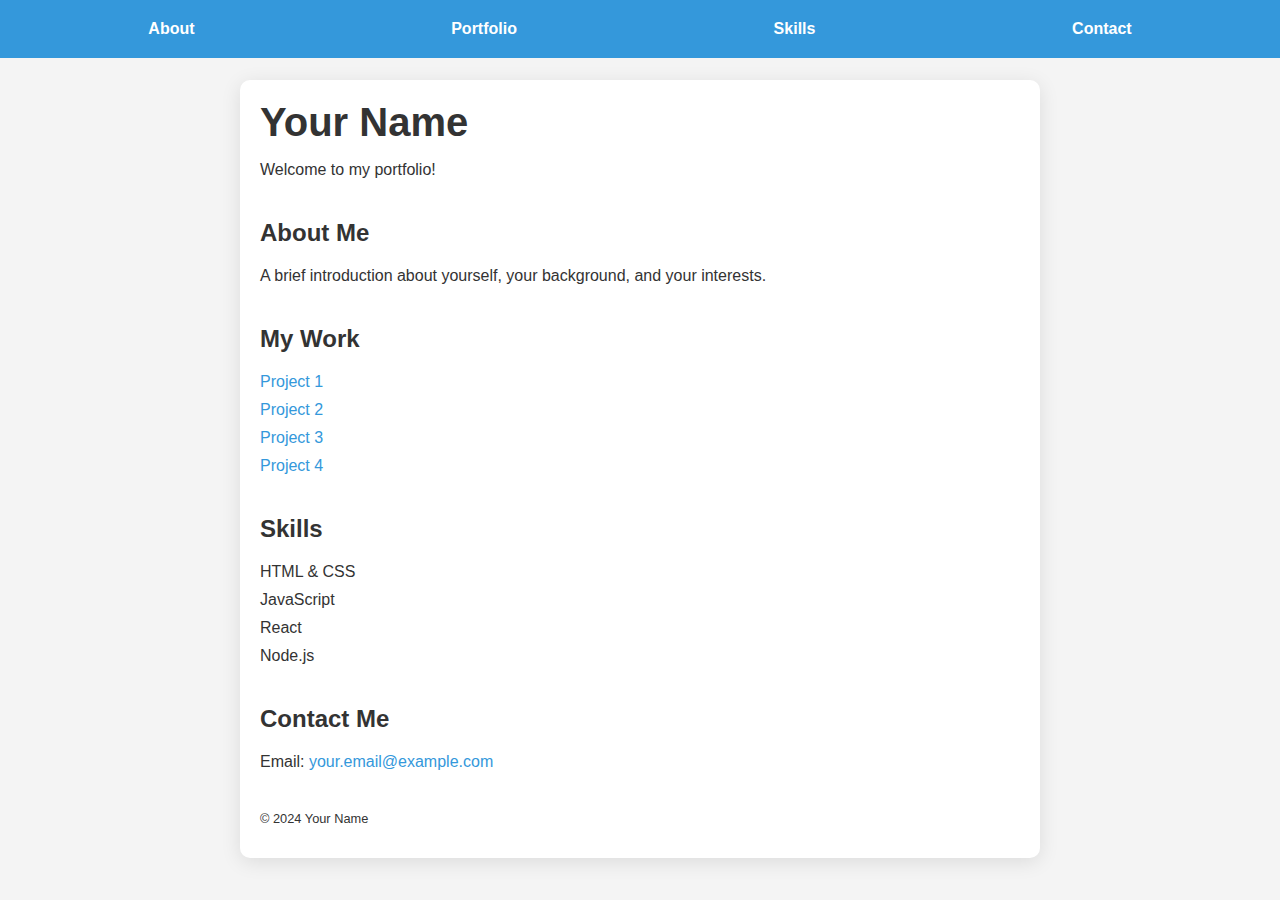
<file: index.html>
<!DOCTYPE html>
<html lang="en">

<head>
    <meta charset="UTF-8">
    <meta name="viewport" content="width=device-width, initial-scale=1.0">
    <title>Your Portfolio</title>
    <style>
        * {
            box-sizing: border-box;
        }

        body {
            font-family: 'Arial', sans-serif;
            margin: 0;
            padding: 0;
            background-color: #f4f4f4;
            color: #333;
        }

        nav {
            background-color: #3498db;
            position: fixed;
            width: 100%;
            top: 0;
            left: 0;
            z-index: 1000;
        }

        nav ul {
            list-style: none;
            padding: 10px 20px;
            margin: 0;
            display: flex;
            justify-content: space-around;
        }

        nav a {
            color: white;
            text-decoration: none;
            font-weight: bold;
            transition: color 0.3s;
        }

        nav a:hover {
            color: #2c3e50;
        }

        .container {
            max-width: 800px;
            margin: 80px auto 0;
            /* Added margin to account for fixed navbar */
            padding: 20px;
            background: white;
            border-radius: 10px;
            box-shadow: 0 4px 20px rgba(0, 0, 0, 0.1);
            animation: fadeIn 1s ease-in;
        }

        .section {
            margin: 40px 0;
        }

        h1 {
            font-size: 2.5em;
            margin: 0;
        }

        h2 {
            margin-top: 20px;
        }

        ul {
            list-style-type: none;
            padding: 0;
        }

        li {
            margin: 10px 0;
        }

        a {
            text-decoration: none;
            color: #3498db;
            transition: color 0.3s;
        }

        a:hover {
            color: #2c3e50;
        }

        footer {
            margin-top: 20px;
            font-size: 0.8em;
        }

        @keyframes fadeIn {
            from {
                opacity: 0;
            }

            to {
                opacity: 1;
            }
        }
    </style>
</head>

<body>
    <nav>
        <ul>
            <li><a href="#about">About</a></li>
            <li><a href="#portfolio">Portfolio</a></li>
            <li><a href="#skills">Skills</a></li>
            <li><a href="#contact">Contact</a></li>
        </ul>
    </nav>

    <div class="container">
        <header>
            <h1>Your Name</h1>
            <p>Welcome to my portfolio!</p>
        </header>

        <section id="about" class="section">
            <h2>About Me</h2>
            <p>A brief introduction about yourself, your background, and your interests.</p>
        </section>

        <section id="portfolio" class="section">
            <h2>My Work</h2>
            <ul>
                <li><a href="https://victor-velocity.github.io/imomotimionepage/" target="_self">Project 1</a></li>
                <li><a href="" target="_blank">Project 2</a></li>
                <li><a href="" target="_blank">Project 3</a></li>
                <li><a href="" target="_blank">Project 4</a></li>
            </ul>
        </section>

        <section id="skills" class="section">
            <h2>Skills</h2>
            <ul>
                <li>HTML & CSS</li>
                <li>JavaScript</li>
                <li>React</li>
                <li>Node.js</li>
            </ul>
        </section>

        <section id="contact" class="section">
            <h2>Contact Me</h2>
            <p>Email: <a href="mailto:your.email@example.com">your.email@example.com</a></p>
        </section>

        <footer>
            <p>&copy; 2024 Your Name</p>
        </footer>
    </div>
    <script>
        // Smooth scrolling for navigation links
        document.querySelectorAll('nav a').forEach(anchor => {
            anchor.addEventListener('click', function (e) {
                e.preventDefault();

                const target = document.querySelector(this.getAttribute('href'));
                target.scrollIntoView({ behavior: 'smooth' });
            });
        });

    </script>
</body>

</html>
</file>
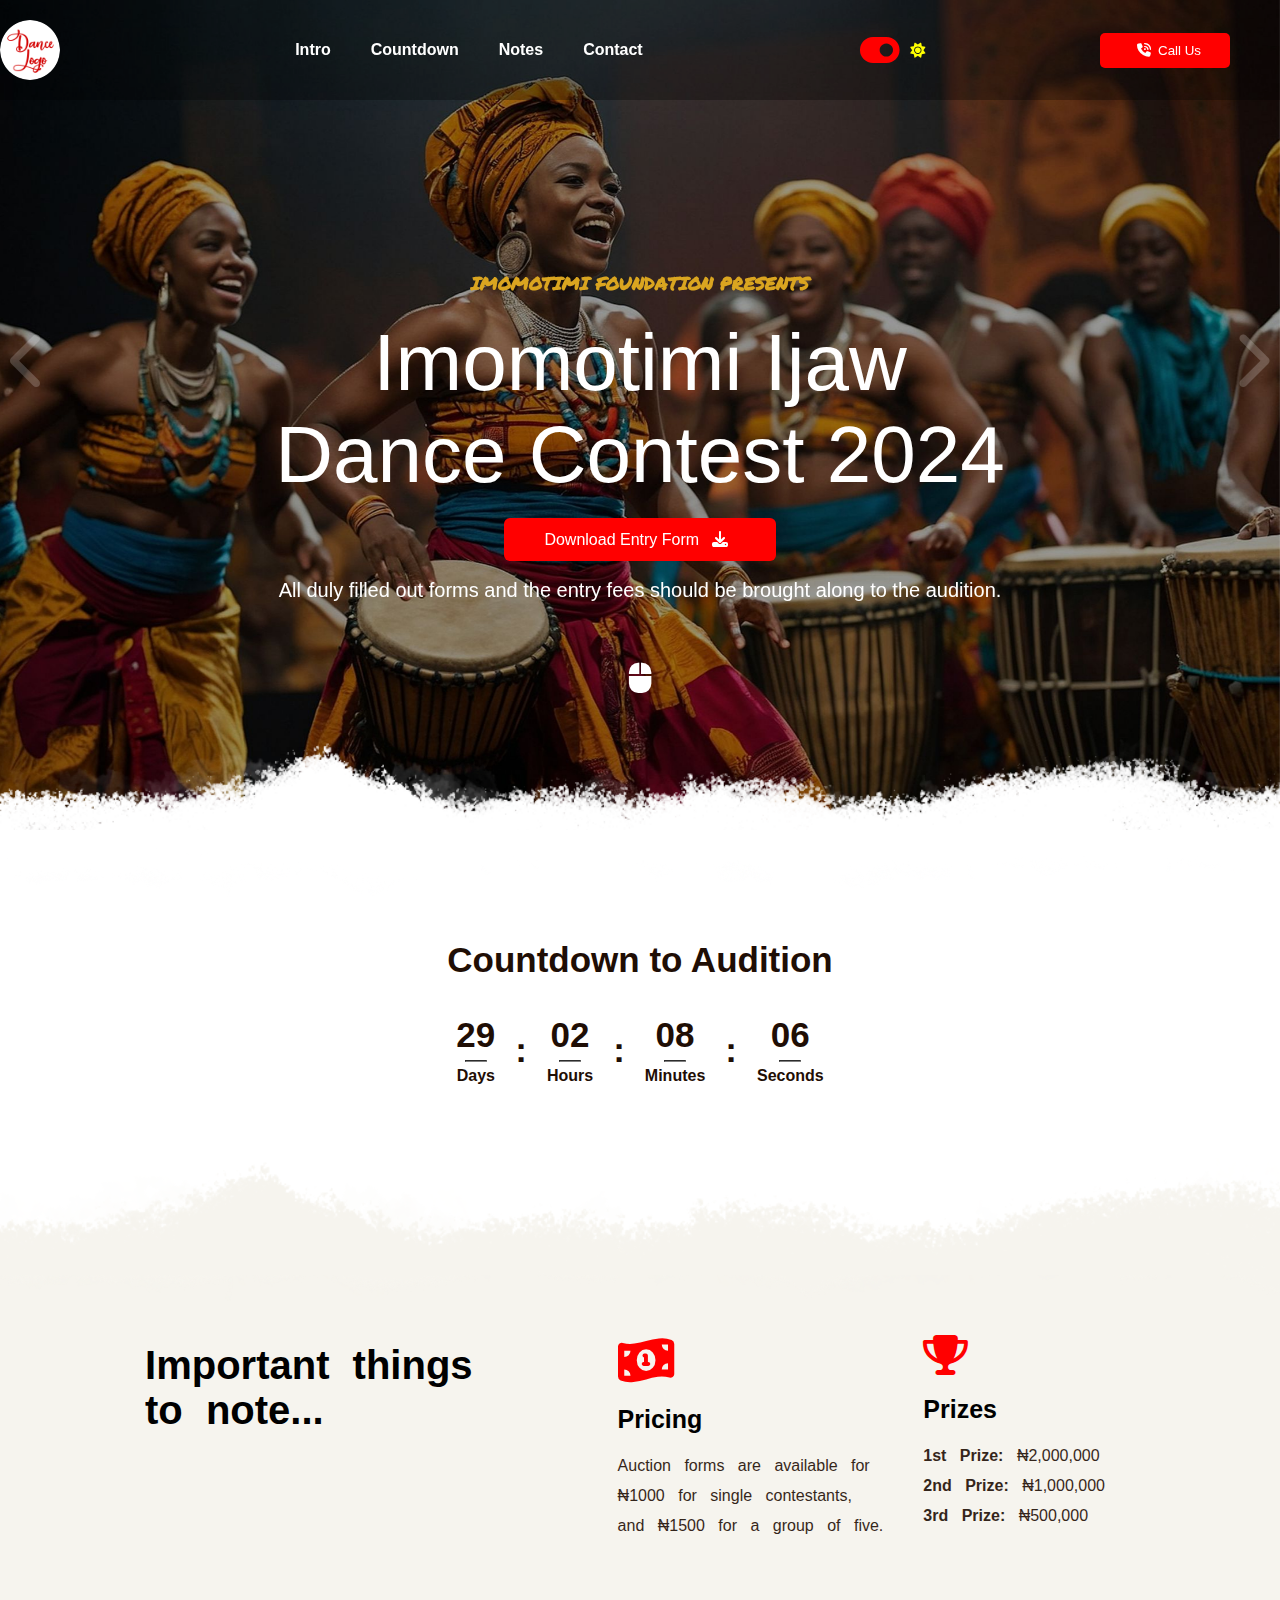
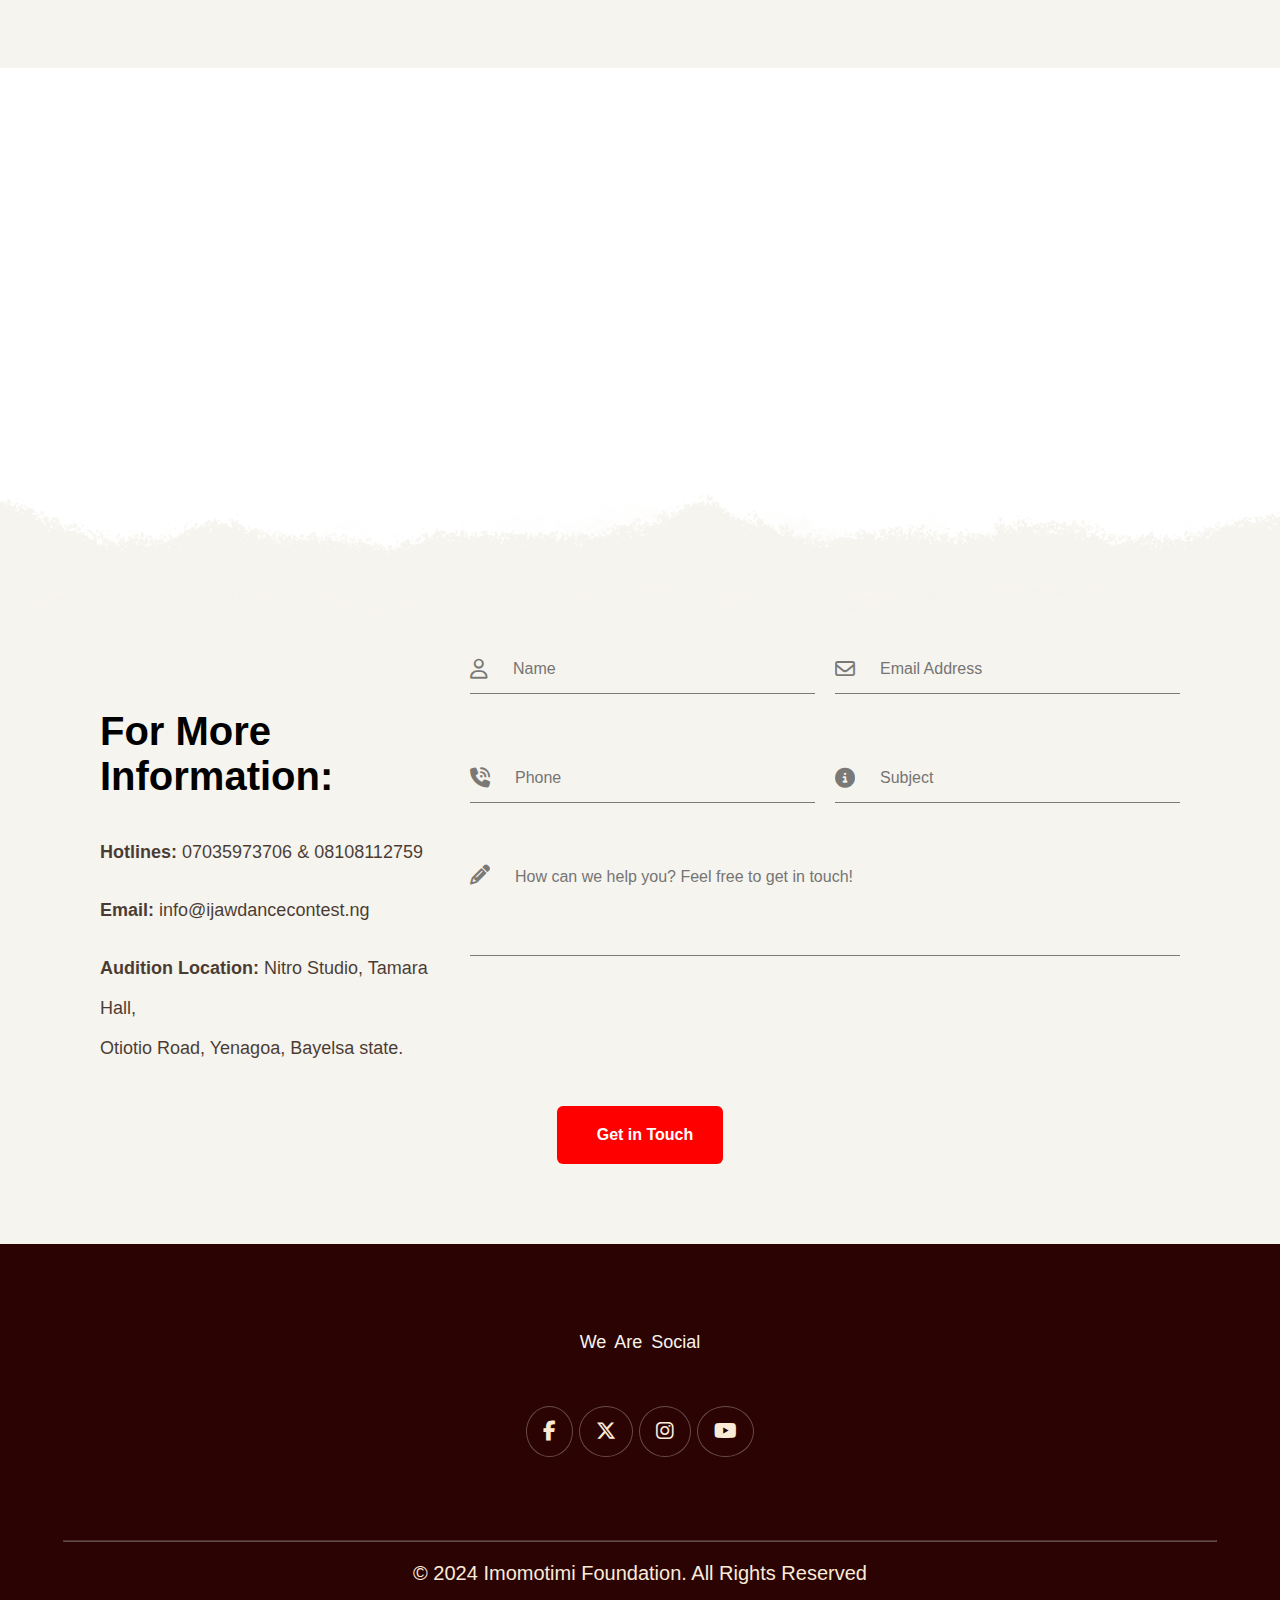
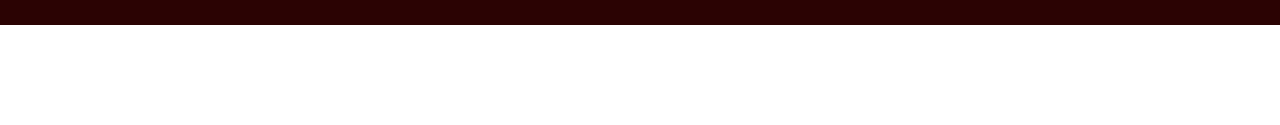
<file: imomotimionepage/index.html>
<!DOCTYPE html>
<html lang="en">

<head>
    <meta charset="UTF-8">
    <meta name="viewport" content="width=device-width, initial-scale=1.0">
    <title>IIDC Ijaw Contest</title>
    <link rel="icon" href="assets/images/logo.png" type="image/jpg">
    <link rel="stylesheet" href="assets/css/style.css">
    <link rel="stylesheet" href="assets/fontawesome/css/all.min.css" />
    <link id="theme" rel="stylesheet" href="assets/css/light.css">
    <link rel="stylesheet" href="assets/owlcarousel/assets/owl.theme.default.min.css">
    <link rel="stylesheet" href="assets/owlcarousel/assets/owl.carousel.css">
</head>

<body>
    <header class="sticker">
        <img src="assets/images/logo.png" class="logo" alt="logo" width="60px" class="logo">
        <nav>
            <ul class="lists">
                <li><a href="#">intro</a></li>
                <li><a href="#countdownlink">countdown</a></li>
                <li><a href="#noteslink">notes</a></li>
                <li><a href="#contactlink">Contact</a></li>
            </ul>
        </nav>
        <div class="toggleswitch">
            <i class="fa-solid fa-moon"></i>
            <button class="toggle" onclick="toggleMode()"><i class="fa-solid fa-toggle-on toggleon" id="toggle"></i></button>
            <i class="fa-solid fa-sun"></i>
        </div>
        <i id="menu" class="fa-solid fa-bars"></i>
        <button id="button"><i class="fa-solid fa-phone-volume call"></i><a href="#">Call us</a></button>
    </header>
    <div class='owl-carousel slider'>
        <div class="bg bg1"></div>
        <div class="bg bg2"></div>
        <div class="bg bg3"></div>
    </div>
    <div class="section1">
        <div class="angle-flex">
            <div>
                <i class="fa-solid fa-chevron-left angle" id="prev"></i>
            </div>
            <div class="text1">
                <p id="p1"><b>imomotimi foundation presents</b></p>
                <p id="p2">imomotimi ijaw <br>dance contest 2024</p>
                <p class="entryform"><a href="#">download entry form <i class="fa-solid fa-download download"></i></a>
                </p>
                <p class="p3">All duly filled out forms and the entry fees should be brought along to the audition.</p>
            </div>
            <div>
                <i class="fa-solid fa-chevron-right angle" id="next"></i>
            </div>
        </div>
        <div class="mouse">
            <i class="fa-solid fa-computer-mouse"></i>
        </div>
        <img id="topwhite" src="assets/images/shape-top-white-80.png" class="top-white">
    </div>
    <main>
        <section">
            <div id="countdownlink">
                <img id="bottomwhite" class="bottom-white" src="assets/images/shape-bottom-white-80.png">
                <p class="p4">Countdown to Audition</p>
                <div class="countdown">
                    <div class="countdown-section">
                        <span class="value days" id="day">29</span>
                        <hr class="hr1">
                        <span class="label">Days</span>
                    </div>
                    <div class="seperator">:</div>
                    <div class="countdown-section">
                        <span class="value hours" id="hour">02</span>
                        <hr class="hr1">
                        <span class="label">Hours</span>
                    </div>
                    <div class="seperator">:</div>
                    <div class="countdown-section">
                        <span class="value minutes" id="minute">08</span>
                        <hr class="hr1">
                        <span class="label">Minutes</span>
                    </div>
                    <div class="seperator">:</div>
                    <div class="countdown-section">
                        <span class="value seconds" id="second">06</span>
                        <hr class="hr1">
                        <span class="label">Seconds</span>
                    </div>
                </div>
                <img id="topgrey" src="assets/images/shape-top-grey-80.png" class="grey-top">
            </div>
            <div id="noteslink" class="noteslink">
                <img id="bottomgrey" src="assets/images/shape-bottom-grey-80.png" class="grey-bottom">
                <div class="note">
                    <p class="p5">Important things<br>to note...</p>
                    <div class="list2">
                        <ul id="price">
                            <li><i class="fa-solid fa-money-bill-1-wave icon2"></i></li>
                            <li class="headlist">Pricing</li>
                            <li class="noted">Auction forms are available for<br> ₦1000 for single contestants,<br> and
                                ₦1500 for a group of five.</li>
                        </ul>
                        <ul id="prize">
                            <li><i class="fa-solid fa-trophy icon3"></i></li>
                            <li class="headlist">Prizes</li>
                            <li class="noted"><strong>1st Prize: </strong>₦2,000,000</li>
                            <li class="noted"><strong>2nd Prize: </strong>₦1,000,000</li>
                            <li class="noted"><strong>3rd Prize: </strong>₦500,000</li>
                        </ul>
                    </div>
                </div>
            </div>
            </section>
            <section id="section3">
                <iframe
                    src="https://www.google.com/maps/embed?pb=!1m18!1m12!1m3!1d3963.217862403855!2d3.3308180744810585!3d6.619835722037391!2m3!1f0!2f0!3f0!3m2!1i1024!2i768!4f13.1!3m3!1m2!1s0x103b93e5b4e94d63%3A0x93aba540bfd71764!2sHoneyTreat%20Trade%20Academy!5e0!3m2!1sen!2sng!4v1727634805217!5m2!1sen!2sng"
                    loading="lazy" referrerpolicy="no-referrer-when-downgrade"></iframe>
                <img id="topgrey2" src="assets/images/shape-top-grey-80.png" class="overlayimage">
            </section>
            <section class="section4" id="contactlink">
                <img id="bottomgrey2" src="assets/images/shape-bottom-grey-80.png" class="grey-bottom">
                <div id="sect4">
                    <div class="info">
                        <h2 class="h2">For More Information:</h2>
                        <p><strong>Hotlines: </strong>07035973706 & 08108112759</p>
                        <p><strong>Email: </strong> info@ijawdancecontest.ng</p>
                        <p><strong>Audition Location: </strong> Nitro Studio, Tamara Hall,<br>Otiotio Road, Yenagoa,
                            Bayelsa state.</p>
                    </div>

                    <form class="form">
                        <div class="form1">
                            <div class="fdiv1">
                                <div class="border mg2">
                                    <i class="fa-regular fa-user icons"></i>
                                    <input type="text" name="f.name" placeholder="Name" required>
                                </div>
                                <div class="border mg2">
                                    <i class="fa-regular fa-envelope icons"></i>
                                    <input type="email" name="email" placeholder="Email Address" required>
                                </div>
                            </div>

                            <div class="fdiv2">
                                <div class="border mg mg2">
                                    <i class="fa-solid fa-phone-volume icons"></i>
                                    <input type="tel" name="number" placeholder="Phone" required>
                                </div>
                                <div class="border mg mg2">
                                    <i class="fa-solid fa-circle-info icons"></i>
                                    <input type="text" name="subject" placeholder="Subject" required>
                                </div>
                            </div>

                            <div class="border tarea mg2">
                                <i class="fa-solid fa-pencil icons"></i>
                                <textarea name="comment" id="comment"
                                    placeholder="How can we help you? Feel free to get in touch!" rows="4"
                                    required></textarea>
                            </div>
                        </div>
                    </form>
                </div>
                <button id="button2" onclick="alert('Submission failed. Check back later')"><strong>Get in
                        Touch</strong></button>
            </section>
    </main>
    <footer>
        <button onclick="window.scrollTo({ top: 0, behavior: 'smooth'});" class="arrowButton">
            <i class="fa-solid fa-arrow-up arrow"></i>
        </button>
        <p class="social">we are social</p>
        <div>
            <p><i class="fa-brands fa-facebook-f"></i></p>
            <p><i class="fa-brands fa-x-twitter"></i></p>
            <p><i class="fa-brands fa-instagram"></i></p>
            <p><i class="fa-brands fa-youtube"></i></p>
        </div>
        <hr class="hr2">
        <p class="end">© 2024 Imomotimi Foundation. All Rights Reserved</p>
    </footer>
    <script src="assets/jquery-3.7.1.min.js"></script>
    <script src="assets/owlcarousel/owl.carousel.min.js"></script>
    <script src="assets/js/main.js"></script>
    <script>
        document.addEventListener("scroll", function () {
            const targetElement = document.querySelector('.arrowButton'); // Make sure this class exists
            const targetPosition = targetElement.querySelector('.sticker'); // Ensure .sticker is a child of .arrowButton

            if (window.scrollY > 0) {
                // Change visibility to visible and background color to black when scrolled down
                targetElement.style.visibility = 'visible';
                targetPosition.style.backgroundColor = 'black'; // Corrected camelCase for background color
            } else {
                // Change visibility to hidden when at the top
                targetElement.style.visibility = 'hidden';
            }
        });


        $(document).ready(function () {
            // Initialize the carousel and assign it to a variable
            let owl = $(".owl-carousel").owlCarousel({
                loop: true,
                autoplay: true,
                autoplayTimeout: 7000,  // Corrected property name
                autoplayHoverPause: true,  // Corrected property name
                nav: false,
                margin: 0,
                items: 1
            });

            // Button controls
            $("#next").click(function () {
                owl.trigger("next.owl.carousel");
            });

            $("#prev").click(function () {
                owl.trigger("prev.owl.carousel");
            });
        });

        // Set the date we're counting down to
        var countDownDate = new Date("Nov 31, 2024 23:59:59").getTime();

        // Update the count down every 1 second
        var x = setInterval(function () {

            // Get today's date and time
            var now = new Date().getTime();

            // Find the distance between now and the countdown date
            var distance = countDownDate - now;

            // Time calculations for days, hours, minutes and seconds
            var days = Math.floor(distance / (1000 * 60 * 60 * 24));
            var hours = Math.floor((distance % (1000 * 60 * 60 * 24)) / (1000 * 60 * 60));
            var minutes = Math.floor((distance % (1000 * 60 * 60)) / (1000 * 60));
            var seconds = Math.floor((distance % (1000 * 60)) / 1000);

            // Output the result in an element with id="demo"
            document.getElementById("day").innerHTML = days;
            document.getElementById("hour").innerHTML = hours;
            document.getElementById("minute").innerHTML = minutes;
            document.getElementById("second").innerHTML = seconds;

            // If the count down is over, write some text 
            if (distance <= 0) {
                clearInterval(x);
                document.getElementById("demo").innerHTML = "EXPIRED";
            }
        }, 1000);

    </script>
</body>

</html>
</file>
<file: imomotimionepage/assets/css/style.css>
body, html {
    margin: 0;
    padding: 0;
    box-sizing: border-box;
    width: auto;
    font-family: sans-serif;
    scroll-behavior: smooth;
    position: relative;
}


.sticker {
    display: flex;
    justify-content: space-between;
    align-items: center;
    padding-top: 20px;
    padding-bottom: 20px;
    position: sticky;
    top: 0;
    width: 100%;
    z-index: 56;
    top: 0;
    margin-top: -100px;
    background: rgb(0, 0, 0, 0.3);
}

.slider {
    position: relative;
    overflow: hidden;
}

/* CAROUSEL STYLING */
.bg1 {
    z-index: -1;
    top: 0;
    width: 100%;
    height: 830px;
    box-sizing: border-box;
    background-image: url(../images/1.jpg);
    background-repeat: no-repeat;
    background-size: cover;
    background-position: center;
    overflow: hidden;
}

.bg2 {
    z-index: -1;
    top: 0;
    width: 100%;
    height: 830px;
    box-sizing: border-box;
    background-image: url(../images/2.jpg);
    background-repeat: no-repeat;
    background-size: cover;
    background-position: center;
    overflow: hidden;
}

.bg3 {
    z-index: -1;
    top: 0;
    width: 100%;
    height: 830px;
    box-sizing: border-box;
    background-image: url(../images/3.jpg);
    background-repeat: no-repeat;
    background-size: cover;
    background-position: center;
    overflow: hidden;
}

@font-face {
    font-family: 'Permanent marker';
    src: url(../fonts/PermanentMarker-Regular.ttf) format('truetype');
}

                /* HEADER SECTION */
.section1 {
    z-index: 4;
    position: absolute;
    top: 0;
    margin-top: 65px;
    width: 100%;
    height: 850px;
    box-sizing: border-box;
    animation: changing 30s linear infinite;
    background-attachment: fixed;
    overflow: hidden;
    margin-top: 200px;
}

.logo {
    animation: slide 1s ease-in-out infinite;
    border-radius: 50%;
    position: sticky;
    display: block;
}

@keyframes slide {
    0%, 100% {
        transform: translateX(0);
    }

    40% {
        transform: translateX(35%);
    }
}

.lists {
    display: flex;
    list-style-type: none;
}

nav ul li a {
    text-decoration: none;
    padding: 0px 20px;
    text-transform: capitalize;
    color: white;
    font-family: sans-serif;
    font-weight: 600;
}

nav ul li a:hover {
    font-size: 19px;
    opacity: 0.8;
    text-decoration: underline red;
}

#button {
    margin-right: 50px;
    width: 130px;
    height: 35px;
    padding: 10px;
    border-radius: 5px;
    background-color: red;
    text-transform: capitalize;
    border-style: none;
    font-family: sans-serif;
}

#button a {
    background-color: red;
    color: white;
    text-decoration: none;
}

.call, .download {
    margin: 0px 8px;
    color: white;
}

.angle-flex {
    display: flex;
    justify-content: space-between;
    align-items: center;
}

.angle {
    color: rgb(255, 255, 255, 0.2);
    font-size: 60px;
    margin: 10px;
}

.angle:hover {
    font-size: 65px;
    cursor: pointer;
    color: white;
}

.toggleon {
    font-size: 35px;
    color: red;
}

.toggleswitch {
    display: flex;
    justify-content: center;
    align-items: center;
}

.toggle {
    background-color: transparent;
    border: none;
}

body .section1 p {
    color: white;
    text-align: center;
    font-family: sans-serif;
}

#menu {
    color: white !important; 
    margin: 0px 30px; 
    display: none;
}

#p1 {
    margin-top: 170px;
    font-size: 18px;
    text-transform: uppercase;
    color: goldenrod;
    margin-bottom: 0px;
    font-family: 'Permanent marker';
}

#p2 {
    font-family: sans-serif;
    margin-top: 20px;
    margin-bottom: 30px;
    font-size: 80px;
    text-transform: capitalize;
}

.entryform a {
    margin: 20px auto !important;
    text-decoration: none;
    color: white;
    width: fit-content;
    padding: 13px 40px;
    background-color: red;
    border-radius: 6px;
    align-content: center;
    text-transform: capitalize;
}

.entryform a:hover {
    background-color: transparent;
    color: white;
    border: 1px solid white;

}

.p3 {
    font-size: 20px;
    margin-top: 30px;
}

.mouse {
    color: white;
    margin: 40px 0px;
    text-align: center;
    font-size: 30px;
    animation: bounce 1s linear infinite;
}

@keyframes bounce {
    0% {
        transform: translateY(0) rotate(0deg);
    }
    30% {
        transform: translateY(-50%) rotate(0deg);
    }
    40% {
        transform: rotate(20deg) translateY(-50%);
        opacity: 0.7;

    }
    50% {
        transform: rotate(-20deg) translateY(-50%);
        opacity: 1;
    }
    60% {
        transform: rotate(20deg) translateY(-50%);
        opacity: 0.7;
    }
    70% {
        transform: rotate(-20deg) translateY(-50%);
        opacity: 1;
    }
    72% {
        transform: rotate(0deg) translateY(-50%);
        opacity: 0.7;
    }
    100% {
        transform: translateY(0);
        opacity: 1;
    }
}

                    /* MARGIN DESIGN SECTION */
.top-white {
    width: 100%;
    height: 100px;
    object-fit: cover;
}

.bottom-white {
    width: 100%;
    height: auto;
}

.grey-bottom {
    width: 100%;
    height: auto;
    margin-bottom: 30px;
}

            /* COUNTDOWN SECTION */
#countdownlink {
    position: relative;
    font-family: sans-serif;
    width: 100%; 
    height: 400px;
    color: #1f0e05;
}

.p4 {
    font-family: sans-serif;
    font-size: 35px;
    text-align: center;
    font-weight: 600;
}

.countdown {
    display: flex;
    align-items: center;
    font-family: sans-serif;
    justify-content: center;
    margin: auto;
    font-weight: 600;
}

.hr1 {
    width: 20px;
    margin: 5px auto;
    border-color: grey;
}

.countdown-section {
    display: flex;
    flex-direction: column;
    align-items: center;
}

.value {
    font-size: 35px;
}

.label {
    font-size: 16px;
}

.seperator {
    font-size: 35px;
    margin: 0px 20px;
}

                /* THINGS TO NOTE SECTION */

.noteslink {
    width: 100%; 
    height: 400px; 
    background-color: #f6f4ee;
    padding-bottom: 20px;
}

.icon2 {
    font-size: 50px; 
    color: red; 
    margin-bottom: 20px;
}

.icon3 {
    font-size: 40px;
    color: red;
    margin-bottom: 20px;
}

.note {
    display: flex;
    justify-content: space-evenly;
    align-items: first baseline;
    margin-right: 70px;
}

.p5 {
    font-family: sans-serif;
    font-size: 40px;
    margin-top: 0px;
    font-weight: 600;
    word-spacing: 12px;
    margin-left: 40px;
}

.list2 {
    display: inline-flex;
    margin-top: 0px;
}

.noted {
    line-height: 30px;
    color: #1f0e05;
    opacity: 90%;
    word-spacing: 9px;
}

.headlist {
    font-size: 25px;
    font-weight: 600;
    margin-bottom: 17px;
    opacity: 100% !important;
}

#price, #prize {
    margin-top: 0px;
    list-style-type: none;
}

                /* MAP SECTION */

#section3 {
    position: relative;
    overflow: hidden;
    width: 100%;
    height: 500px;
}

#section3 iframe {
    position: absolute;
    top: 0;
    left: 0;
    height: 500px;
    border: 0;
    width: 100%;
    border: 0;
}

            /* CONTACT US SECTION */
            
#sect4 {
    display: flex;
    margin: 0px 100px;
}

.section4 {
    background-color: #f6f4ee;
    padding-bottom: 60px;
}

.section4 div div p {
    font-size: 18px;
    color: #1f0e05;
    opacity: 80%;
    line-height: 40px;
}

.info {
    margin-top: 20px;
    margin-right: 15px;
    width: 50%;
}

.h2 {
    font-size: 40px;
}

.form1 {
    display: flex;
    flex-direction: column;
    gap: 20px;
}

.form {
    width: 100%;
}

.fdiv1, .fdiv2 {
    display: flex;
    justify-content: space-between;
    gap: 20px;
}

input, textarea {
    border: none;
    background-color: transparent;
    width: 100%;
    outline: none;
    font-size: 16px;
    padding: 5px;
}

textarea {
    resize: none;
    font-family: sans-serif;
}

.tarea {
    padding-bottom: 30px;
    width: 100%;
    margin-top: 40px;
    align-items: first baseline !important;
}

.mg {
    margin-top: 50px;
}

.border {
    border-bottom: 1px solid rgba(0, 0, 0, 0.5);
    padding-bottom: 10px;
    width: 100%;
    display: flex;
    align-items: center;
    gap: 10px;
}

.icons {
    opacity: 0.5;
    margin-right: 10px;
    font-size: 20px;
}

#button2 {
    background-color: red;
    color: white;
    margin: 20px auto;
    display: block;
    padding: 20px 30px 20px 40px;
    border-radius: 6px;
    border: none;
    font-size: 16px;
}

            /* FOOTER SECTION */

footer {
    width: auto; 
    height: auto;
    padding-bottom: 20px; 
    background-color: rgb(43, 3, 3); 
    padding-top: 70px;
}

.social {
    font-family: sans-serif;
    text-align: center;
    text-transform: capitalize;
    font-size: 18px;
    word-spacing: 4px;
    color: #f6f4ee;
}

footer div {
    display: flex;
    justify-content: center;
    margin-top: 50px;
}

footer div p {
    margin: 3px;
    border: 1px solid rgb(246, 244, 238, 0.3);
    padding: 13px 16px;
    border-radius: 100%;
    font-size: 20px;
    color: antiquewhite;
}

.hr2 {
    margin-top: 80px;
    width: 90%;
    color: antiquewhite;
    opacity: 30%;

}

.end {
    text-align: center;
    font-size: 20px;
    font-family: sans-serif;
    margin: 20px;
    color:antiquewhite;
}


.arrowButton {
    background-color: transparent;
    opacity: 0.7;
    border-radius: 50%;
    width: 60px;
    height: 60px;
    border: 2px solid red;
    position: fixed;
    bottom: 10%;
    right: 5%;
    transition: transform 1s, background-color 1s;
    cursor: wait;
    z-index: 99;
    visibility: hidden;
}

.arrow {
    color: red;
    font-size: 30px;
}

.arrowButton:active, .arrowButton:hover {
    opacity: 1;
    transform: scale(1.1);
    background-color: white;
}

@media (max-width: 768px) {
    header nav, #button, #p1, .top-white, .bottom-white, .overlayimage, .grey-bottom, .grey-top, .angle {
        display: none !important;
    }

    .mouse {
        position: absolute;
        bottom: 10%;
        right: 50%;
    }

    #menu {
        font-size: 20px !important;
        display: flex;
        width: 20px;
        flex-wrap: wrap;
    }

    img {
        margin-left: 10px;
    }

    #p2 {
        font-size: 36px;
        margin-top: 200px;
        margin-bottom: 0;
    }

    .entryform {
        font-size: 14px;
        margin-top: 30px;
    }

    .p3 {
        font-size:10px;
    }

    .p4 {
        margin-top: 100px;
    }

    .countdown {
        margin-top: 80px;
    }

    .value {
        font-size: 27px;
    }
    
    .label {
        font-size: 10px;
    }
    
    .seperator {
        font-size: 25px;
        margin: 0px 20px;
    }

    #noteslink {
        height: auto;
        padding-bottom: 10px;
        padding-top: 50px;
    }

    .note, .list2 {
        display: block;
    }

    .p5 {
        font-size: 30px !important;
    } 
    
    .headlist {
        font-size: 25px !important;
    }

    .list2 li {
        font-size: 20px;
    }

    #price, #prize {
        margin-top: 40px;
    }

    .icon2, .icon3 {
        font-size: 35px;
    }

    .section4 {
        height: auto;
    }

    #sect4 {
        display: block;
        margin-left: 30px;
        padding-top: 30px;
        margin-right: 10px;
    }

    .mg, .mg2 {
        margin: 5px;
    }

    .info {
        margin: 0px;
        width: auto;
    }

    .form {
        display: block;
        width: auto;
        margin-right: 2px;
    }

    .form1 {
        margin-bottom: 30px;
    }

    .form1, .form2 {
        width: auto;
        margin-right: 2px;
    }

    .fdiv1, .fdiv2 {
        display: flex;
        flex-direction: column;
    }
    .info h2 {
        margin-top: 0px;
        font-size: 30px !important;
    }

    #button2 {
        text-align: left;
        margin-left: 30px;
    }
}
</file>
<file: imomotimionepage/assets/css/light.css>
body {
    background-color: white;
    color: black;
}

.fa-moon {
    font-size: 15px;
    color: white;
    margin-right: 5px;
    visibility: hidden;
}

.fa-sun {
    font-size: 15px;
    color: yellow;
    margin-left: 5px;
}

.overlayimage {
    position: absolute;
    top: 420px;
    left: 0px;
    width: auto;
}

.grey-top {
    position: relative;
    width: 100%;
    height: 120px;
    top: 70px;
    object-fit: cover;
}
</file>
